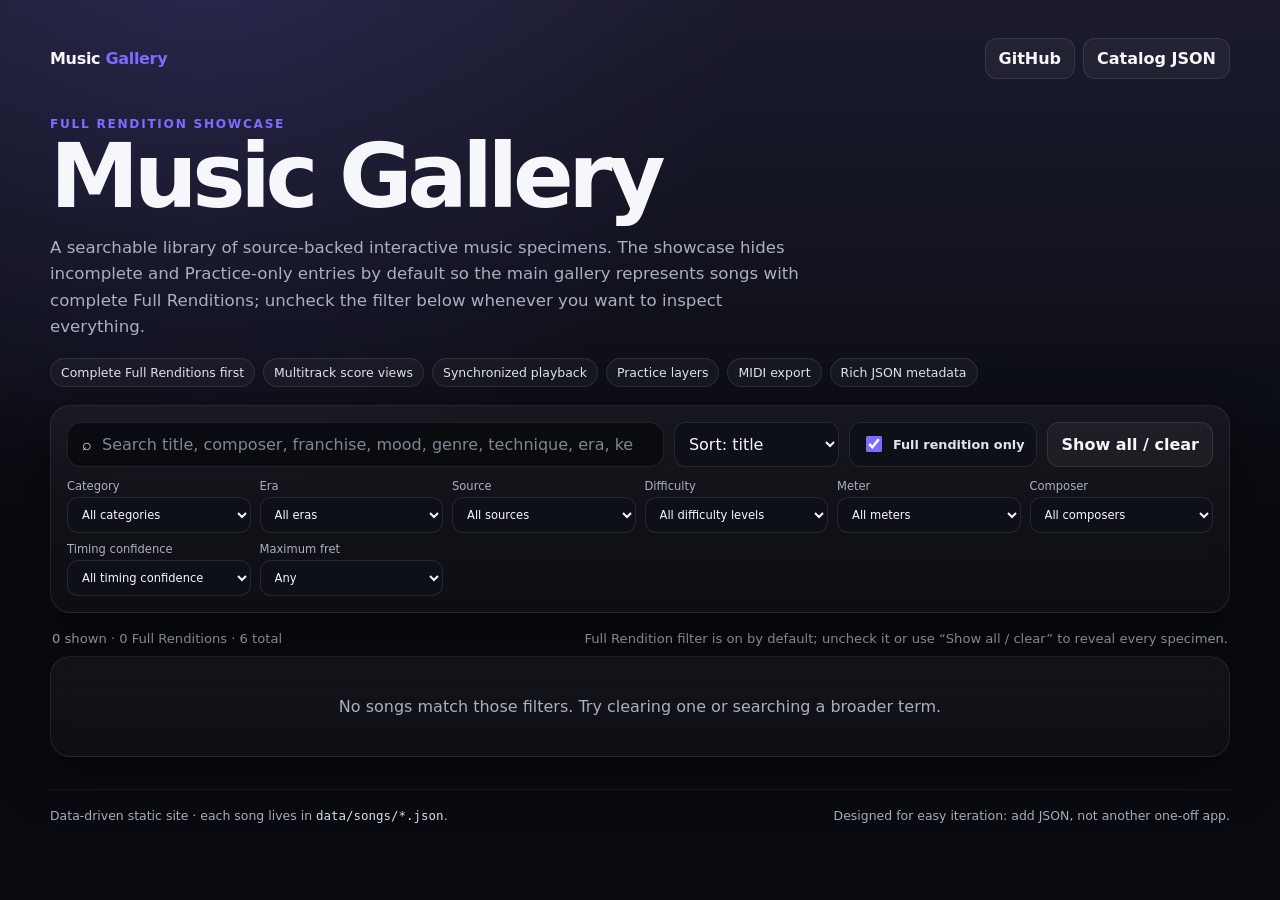
<file: index.html>
<!doctype html>
<html lang="en">
<head>
<meta charset="utf-8">
<meta name="viewport" content="width=device-width,initial-scale=1">
<meta name="description" content="Interactive source-backed music specimens with complete Full Renditions showcased by default, synchronized playback, score views, practice layers, and MIDI export.">
<title>Music Gallery — Full Rendition Showcase</title>
<link rel="stylesheet" href="./assets/css/site.css">
</head>
<body>
<main class="shell">
  <nav class="topnav">
    <a class="brand" href="./">Music <span>Gallery</span></a>
    <div class="navlinks">
      <a class="button" href="https://github.com/sguzman/music-gallery" target="_blank" rel="noreferrer">GitHub</a>
      <a class="button" href="./data/catalog.json" target="_blank">Catalog JSON</a>
    </div>
  </nav>

  <header class="hero">
    <div class="eyebrow">Full rendition showcase</div>
    <h1>Music Gallery</h1>
    <p class="lede">A searchable library of source-backed interactive music specimens. The showcase hides incomplete and Practice-only entries by default so the main gallery represents songs with complete Full Renditions; uncheck the filter below whenever you want to inspect everything.</p>
    <div class="badges">
      <span class="badge">Complete Full Renditions first</span>
      <span class="badge">Multitrack score views</span>
      <span class="badge">Synchronized playback</span>
      <span class="badge">Practice layers</span>
      <span class="badge">MIDI export</span>
      <span class="badge">Rich JSON metadata</span>
    </div>
  </header>

  <section class="card catalog-tools">
    <div class="searchrow">
      <label class="searchbox" aria-label="Search songs">
        <span>⌕</span>
        <input id="q" type="search" placeholder="Search title, composer, franchise, mood, genre, technique, era, key…">
      </label>
      <select id="sort" aria-label="Sort">
        <option value="title">Sort: title</option>
        <option value="composer">Sort: composer</option>
        <option value="difficulty">Sort: easiest</option>
        <option value="tempo">Sort: tempo</option>
        <option value="maxFret">Sort: max fret</option>
      </select>
      <label class="showcase-toggle" title="Hide Practice-only and incomplete specimens">
        <input id="fullOnly" type="checkbox" checked>
        <span>Full rendition only</span>
      </label>
      <button id="clear" type="button">Show all / clear</button>
    </div>

    <div class="filters">
      <div class="filter"><label>Category<select id="category"></select></label></div>
      <div class="filter"><label>Era<select id="era"></select></label></div>
      <div class="filter"><label>Source<select id="sourceMedium"></select></label></div>
      <div class="filter"><label>Difficulty<select id="difficulty"></select></label></div>
      <div class="filter"><label>Meter<select id="meter"></select></label></div>
      <div class="filter"><label>Composer<select id="composer"></select></label></div>
      <div class="filter"><label>Timing confidence<select id="timingConfidence"></select></label></div>
      <div class="filter"><label>Maximum fret<select id="maxFret"><option value="">Any</option><option value="3">≤ 3</option><option value="5">≤ 5</option><option value="8">≤ 8</option><option value="10">≤ 10</option></select></label></div>
    </div>
  </section>

  <div class="resultbar"><span id="resultCount">Loading…</span><span>Full Rendition filter is on by default; uncheck it or use “Show all / clear” to reveal every specimen.</span></div>
  <section id="songGrid" class="song-grid" aria-live="polite"></section>

  <footer class="footer">
    <span>Data-driven static site · each song lives in <code>data/songs/*.json</code>.</span>
    <span>Designed for easy iteration: add JSON, not another one-off app.</span>
  </footer>
</main>
<script type="module" src="./assets/js/catalog.js"></script>
</body>
</html>
</file>
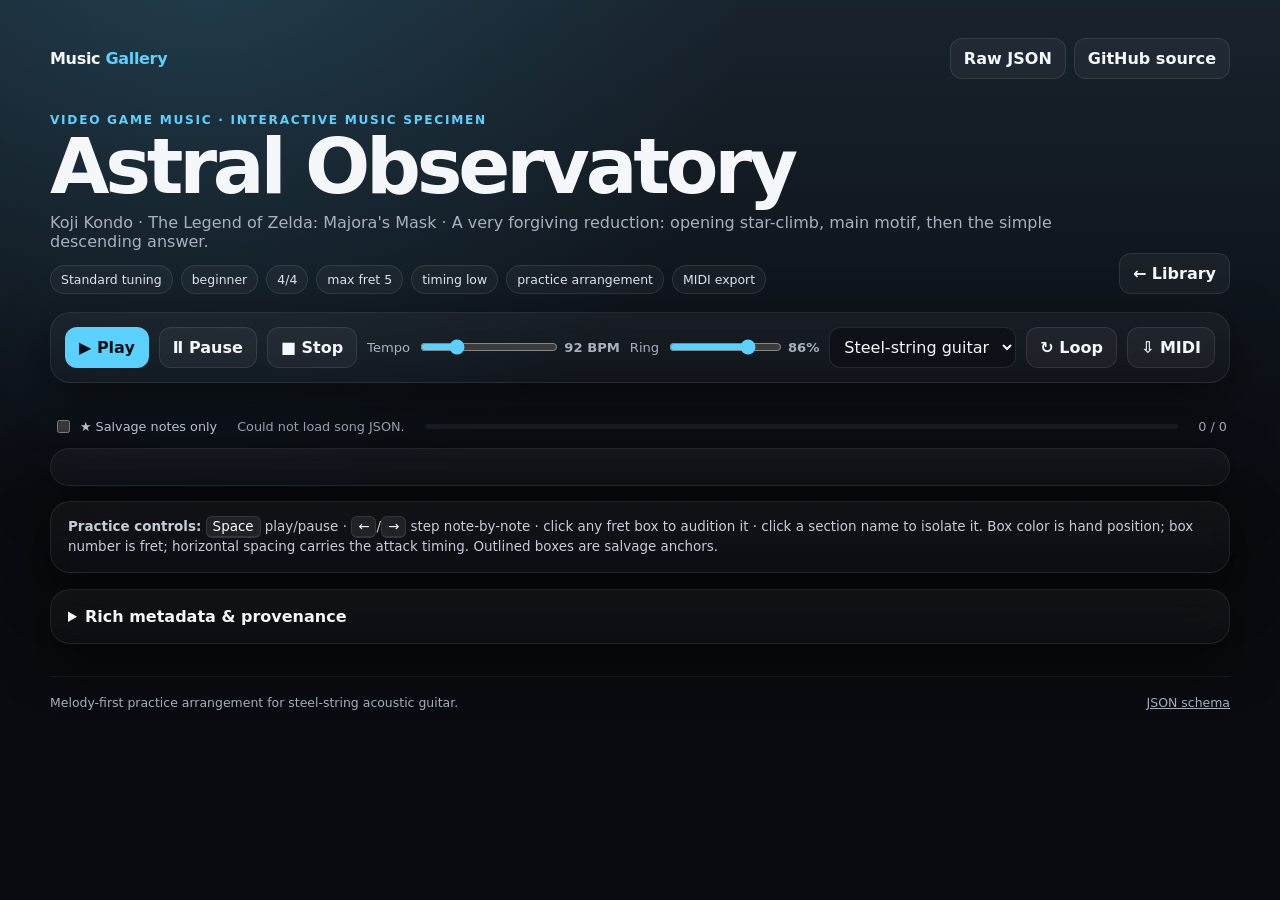
<file: songs/astral-observatory/index.html>
<!doctype html>
<html lang="en">
<head>
<meta charset="utf-8">
<meta name="viewport" content="width=device-width,initial-scale=1">
<meta name="description" content="A very forgiving reduction: opening star-climb, main motif, then the simple descending answer.">
<meta property="og:title" content="Astral Observatory">
<meta property="og:description" content="A very forgiving reduction: opening star-climb, main motif, then the simple descending answer.">
<meta property="og:type" content="music.song">
<title>Astral Observatory — Music Gallery</title>
<link rel="stylesheet" href="../../assets/css/site.css">
<script type="application/ld+json">
{
  "@context": "https://schema.org",
  "@type": "MusicComposition",
  "name": "Astral Observatory",
  "composer": {
    "@type": "Person",
    "name": "Koji Kondo"
  },
  "musicCompositionForm": "video game music",
  "isPartOf": "The Legend of Zelda: Majora's Mask",
  "description": "A very forgiving reduction: opening star-climb, main motif, then the simple descending answer."
}
</script>
</head>
<body data-song="astral-observatory" data-root="../..">
<main class="shell">
  <nav class="topnav">
    <a class="brand" href="../../">Music <span>Gallery</span></a>
    <div class="navlinks">
      <a id="jsonLink" class="button" target="_blank">Raw JSON</a>
      <a id="repoLink" class="button" target="_blank" rel="noreferrer">GitHub source</a>
    </div>
  </nav>

  <header class="song-hero">
    <div>
      <div id="eyebrow" class="eyebrow"></div>
      <h1 id="title">Astral Observatory</h1>
      <div id="subtitle" class="song-sub">Koji Kondo</div>
      <div id="badges" class="badges"></div>
    </div>
    <div class="hero-actions">
      <a class="button" href="../../">← Library</a>
    </div>
  </header>

  <section class="card controls">
    <button id="play" class="primary">▶ Play</button>
    <button id="pause">Ⅱ Pause</button>
    <button id="stop">■ Stop</button>
    <label class="range">Tempo <input id="tempo" type="range"><b id="tempoOut">—</b></label>
    <label class="range">Ring <input id="gate" type="range" min="35" max="105" value="86"><b id="gateOut">86%</b></label>
    <select id="instrument" aria-label="Instrument"></select>
    <button id="loop">↻ Loop</button>
    <button id="midi">⇩ MIDI</button>
  </section>

  <div id="sectionButtons" class="section-buttons"></div>

  <div class="statusline">
    <label class="toggle-control"><input id="salvage" type="checkbox"> ★ Salvage notes only</label>
    <span id="status">Loading…</span>
    <div class="progress"><div id="progress"></div></div>
    <span id="counter">0 / 0</span>
  </div>

  <section id="tabs" class="card tab-wrap"></section>

  <div class="card help">
    <b>Practice controls:</b> <kbd>Space</kbd> play/pause · <kbd>←</kbd>/<kbd>→</kbd> step note-by-note · click any fret box to audition it · click a section name to isolate it.
    Box color is hand position; box number is fret; horizontal spacing carries the attack timing. Outlined boxes are salvage anchors.
  </div>

  <details class="card metadata">
    <summary>Rich metadata & provenance</summary>
    <div id="metaGrid" class="meta-grid"></div>
    <p id="qualityNote" class="muted small"></p>
    <ul id="sourceList" class="source-list"></ul>
  </details>

  <footer class="footer">
    <span>Melody-first practice arrangement for steel-string acoustic guitar.</span>
    <span><a href="../../data/song.schema.json" target="_blank">JSON schema</a></span>
  </footer>
</main>
<script type="module" src="../../assets/js/song-page.js"></script>
</body>
</html>
</file>
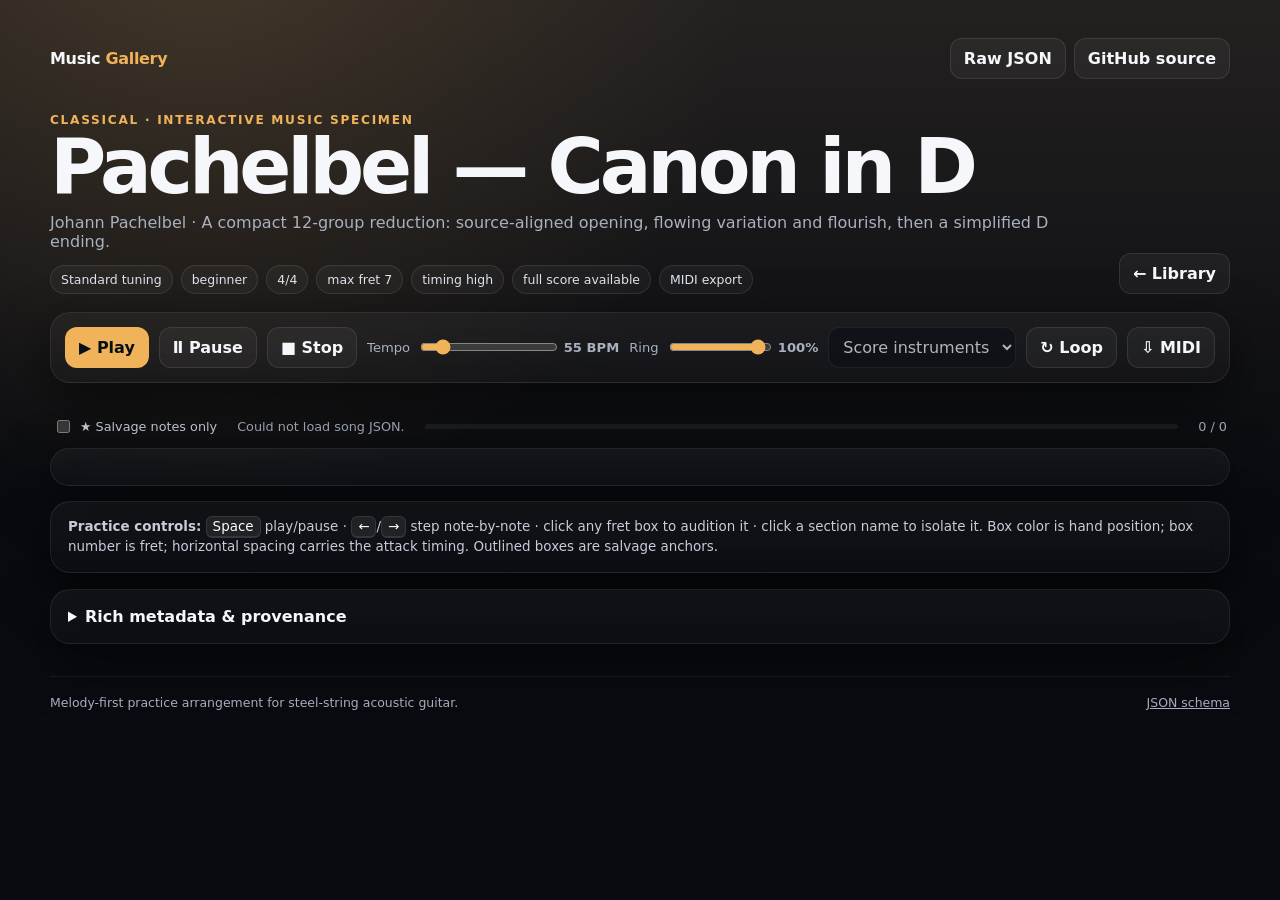
<file: songs/canon-in-d/index.html>
<!doctype html>
<html lang="en">
<head>
<meta charset="utf-8">
<meta name="viewport" content="width=device-width,initial-scale=1">
<meta name="description" content="A short 12-bar reduction: signature opening, flowing variation, one faster flourish, then a clean D ending.">
<meta property="og:title" content="Pachelbel — Canon in D">
<meta property="og:description" content="A short 12-bar reduction: signature opening, flowing variation, one faster flourish, then a clean D ending.">
<meta property="og:type" content="music.song">
<title>Pachelbel — Canon in D — Music Gallery</title>
<link rel="stylesheet" href="../../assets/css/site.css">
<script type="application/ld+json">
{
  "@context": "https://schema.org",
  "@type": "MusicComposition",
  "name": "Canon and Gigue in D major, P. 37 — Canon",
  "composer": {
    "@type": "Person",
    "name": "Johann Pachelbel"
  },
  "musicCompositionForm": "classical",
  "musicalKey": "D major",
  "description": "A short 12-bar reduction: signature opening, flowing variation, one faster flourish, then a clean D ending."
}
</script>
</head>
<body data-song="canon-in-d" data-root="../..">
<main class="shell">
  <nav class="topnav">
    <a class="brand" href="../../">Music <span>Gallery</span></a>
    <div class="navlinks">
      <a id="jsonLink" class="button" target="_blank">Raw JSON</a>
      <a id="repoLink" class="button" target="_blank" rel="noreferrer">GitHub source</a>
    </div>
  </nav>

  <header class="song-hero">
    <div>
      <div id="eyebrow" class="eyebrow"></div>
      <h1 id="title">Pachelbel — Canon in D</h1>
      <div id="subtitle" class="song-sub">Johann Pachelbel</div>
      <div id="badges" class="badges"></div>
    </div>
    <div class="hero-actions">
      <a class="button" href="../../">← Library</a>
    </div>
  </header>

  <section class="card controls">
    <button id="play" class="primary">▶ Play</button>
    <button id="pause">Ⅱ Pause</button>
    <button id="stop">■ Stop</button>
    <label class="range">Tempo <input id="tempo" type="range"><b id="tempoOut">—</b></label>
    <label class="range">Ring <input id="gate" type="range" min="35" max="105" value="86"><b id="gateOut">86%</b></label>
    <select id="instrument" aria-label="Instrument"></select>
    <button id="loop">↻ Loop</button>
    <button id="midi">⇩ MIDI</button>
  </section>

  <div id="sectionButtons" class="section-buttons"></div>

  <div class="statusline">
    <label class="toggle-control"><input id="salvage" type="checkbox"> ★ Salvage notes only</label>
    <span id="status">Loading…</span>
    <div class="progress"><div id="progress"></div></div>
    <span id="counter">0 / 0</span>
  </div>

  <section id="tabs" class="card tab-wrap"></section>

  <div class="card help">
    <b>Practice controls:</b> <kbd>Space</kbd> play/pause · <kbd>←</kbd>/<kbd>→</kbd> step note-by-note · click any fret box to audition it · click a section name to isolate it.
    Box color is hand position; box number is fret; horizontal spacing carries the attack timing. Outlined boxes are salvage anchors.
  </div>

  <details class="card metadata">
    <summary>Rich metadata & provenance</summary>
    <div id="metaGrid" class="meta-grid"></div>
    <p id="qualityNote" class="muted small"></p>
    <ul id="sourceList" class="source-list"></ul>
  </details>

  <footer class="footer">
    <span>Melody-first practice arrangement for steel-string acoustic guitar.</span>
    <span><a href="../../data/song.schema.json" target="_blank">JSON schema</a></span>
  </footer>
</main>
<script type="module" src="../../assets/js/song-page.js"></script>
</body>
</html>
</file>
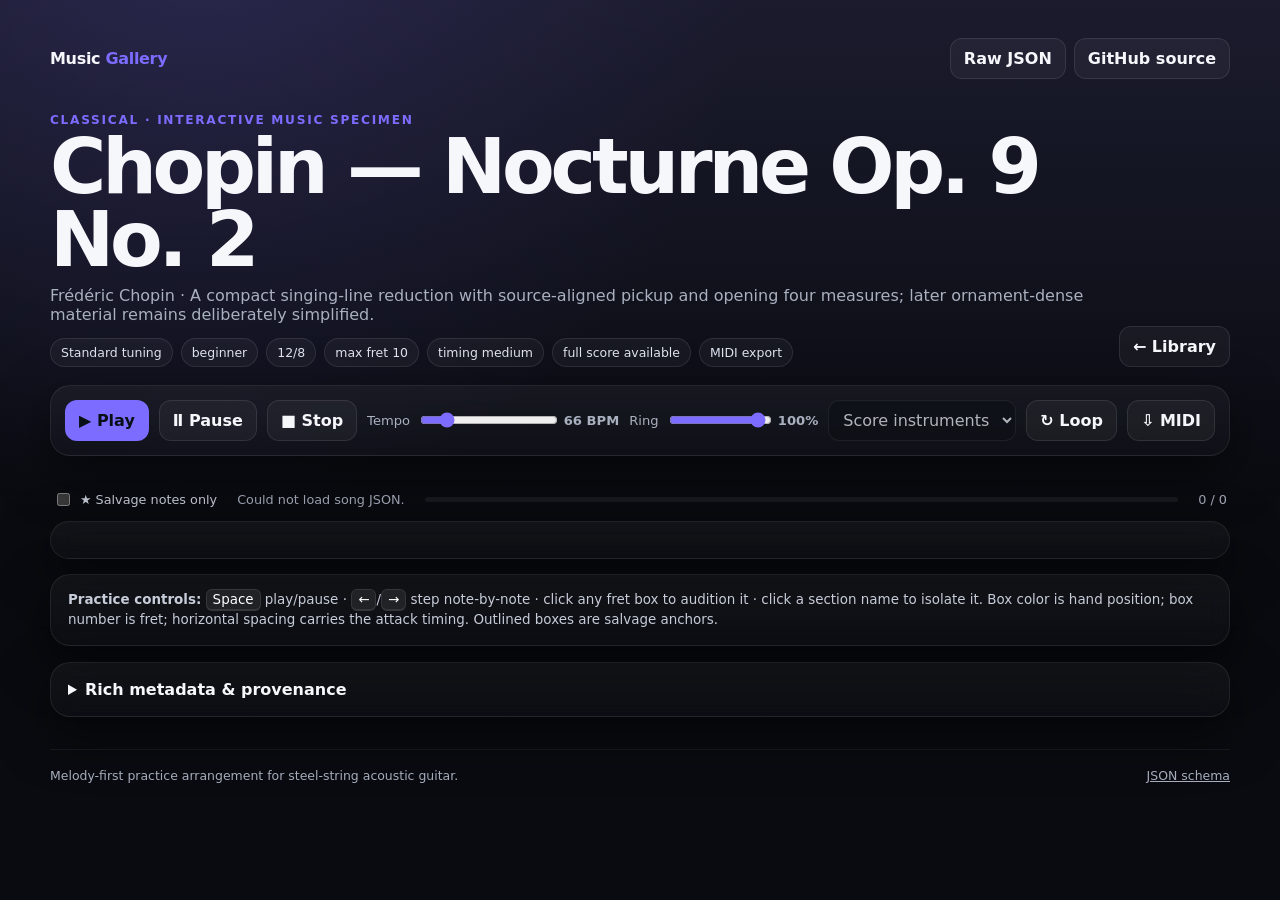
<file: songs/chopin-nocturne/index.html>
<!doctype html>
<html lang="en">
<head>
<meta charset="utf-8">
<meta name="viewport" content="width=device-width,initial-scale=1">
<meta name="description" content="A compact singing-line reduction of the famous nocturne, keeping the opening melody and characteristic high turn.">
<meta property="og:title" content="Chopin — Nocturne Op. 9 No. 2">
<meta property="og:description" content="A compact singing-line reduction of the famous nocturne, keeping the opening melody and characteristic high turn.">
<meta property="og:type" content="music.song">
<title>Chopin — Nocturne Op. 9 No. 2 — Music Gallery</title>
<link rel="stylesheet" href="../../assets/css/site.css">
<script type="application/ld+json">
{
  "@context": "https://schema.org",
  "@type": "MusicComposition",
  "name": "Nocturne in E-flat major, Op. 9 No. 2",
  "composer": {
    "@type": "Person",
    "name": "Frédéric Chopin"
  },
  "musicCompositionForm": "classical",
  "musicalKey": "E-flat major",
  "description": "A compact singing-line reduction of the famous nocturne, keeping the opening melody and characteristic high turn."
}
</script>
</head>
<body data-song="chopin-nocturne" data-root="../..">
<main class="shell">
  <nav class="topnav">
    <a class="brand" href="../../">Music <span>Gallery</span></a>
    <div class="navlinks">
      <a id="jsonLink" class="button" target="_blank">Raw JSON</a>
      <a id="repoLink" class="button" target="_blank" rel="noreferrer">GitHub source</a>
    </div>
  </nav>

  <header class="song-hero">
    <div>
      <div id="eyebrow" class="eyebrow"></div>
      <h1 id="title">Chopin — Nocturne Op. 9 No. 2</h1>
      <div id="subtitle" class="song-sub">Frédéric Chopin</div>
      <div id="badges" class="badges"></div>
    </div>
    <div class="hero-actions">
      <a class="button" href="../../">← Library</a>
    </div>
  </header>

  <section class="card controls">
    <button id="play" class="primary">▶ Play</button>
    <button id="pause">Ⅱ Pause</button>
    <button id="stop">■ Stop</button>
    <label class="range">Tempo <input id="tempo" type="range"><b id="tempoOut">—</b></label>
    <label class="range">Ring <input id="gate" type="range" min="35" max="105" value="86"><b id="gateOut">86%</b></label>
    <select id="instrument" aria-label="Instrument"></select>
    <button id="loop">↻ Loop</button>
    <button id="midi">⇩ MIDI</button>
  </section>

  <div id="sectionButtons" class="section-buttons"></div>

  <div class="statusline">
    <label class="toggle-control"><input id="salvage" type="checkbox"> ★ Salvage notes only</label>
    <span id="status">Loading…</span>
    <div class="progress"><div id="progress"></div></div>
    <span id="counter">0 / 0</span>
  </div>

  <section id="tabs" class="card tab-wrap"></section>

  <div class="card help">
    <b>Practice controls:</b> <kbd>Space</kbd> play/pause · <kbd>←</kbd>/<kbd>→</kbd> step note-by-note · click any fret box to audition it · click a section name to isolate it.
    Box color is hand position; box number is fret; horizontal spacing carries the attack timing. Outlined boxes are salvage anchors.
  </div>

  <details class="card metadata">
    <summary>Rich metadata & provenance</summary>
    <div id="metaGrid" class="meta-grid"></div>
    <p id="qualityNote" class="muted small"></p>
    <ul id="sourceList" class="source-list"></ul>
  </details>

  <footer class="footer">
    <span>Melody-first practice arrangement for steel-string acoustic guitar.</span>
    <span><a href="../../data/song.schema.json" target="_blank">JSON schema</a></span>
  </footer>
</main>
<script type="module" src="../../assets/js/song-page.js"></script>
</body>
</html>
</file>
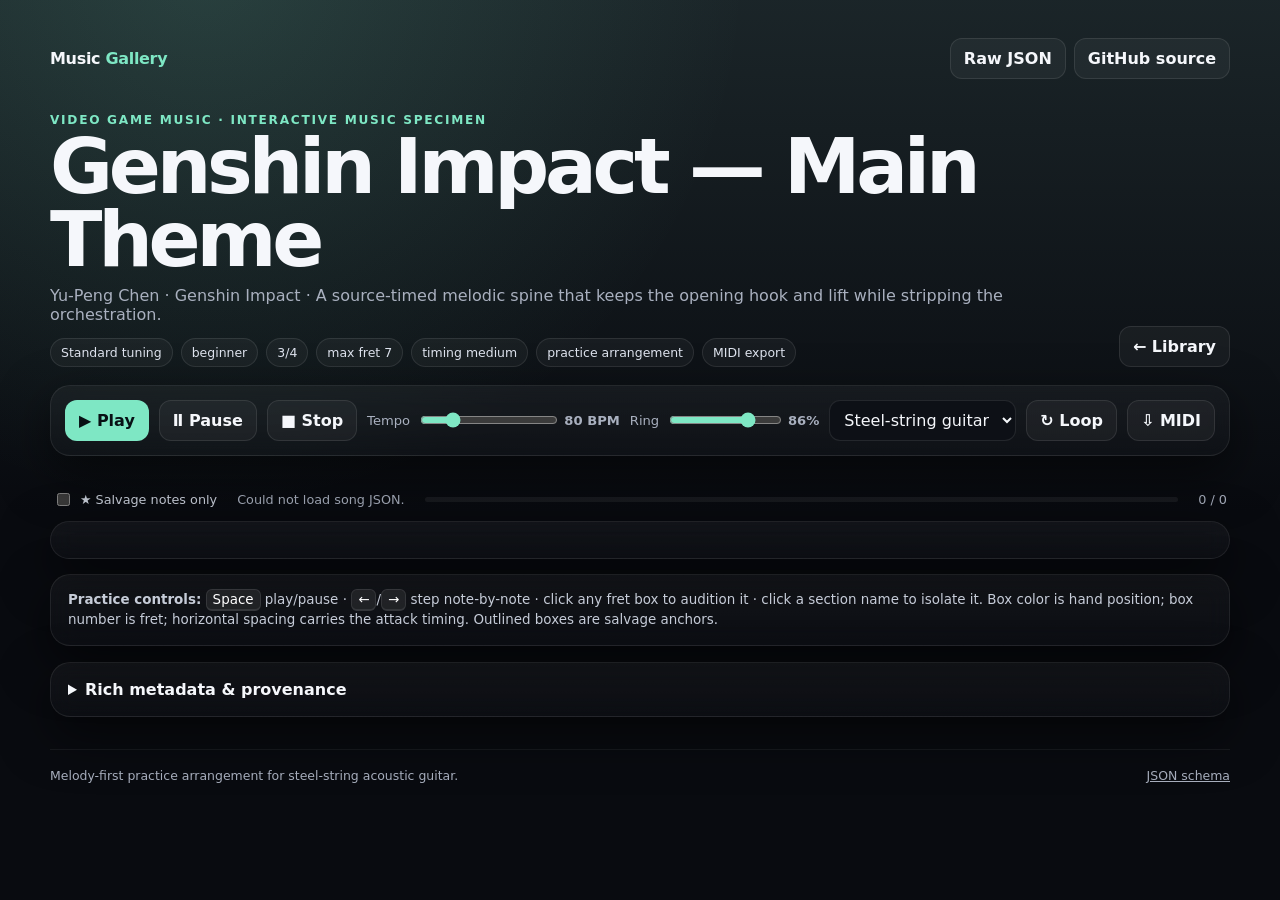
<file: songs/genshin-main-theme/index.html>
<!doctype html>
<html lang="en">
<head>
<meta charset="utf-8">
<meta name="viewport" content="width=device-width,initial-scale=1">
<meta name="description" content="A source-timed melodic spine that keeps the opening hook and lift while stripping the orchestration.">
<meta property="og:title" content="Genshin Impact — Main Theme">
<meta property="og:description" content="A source-timed melodic spine that keeps the opening hook and lift while stripping the orchestration.">
<meta property="og:type" content="music.song">
<title>Genshin Impact — Main Theme — Music Gallery</title>
<link rel="stylesheet" href="../../assets/css/site.css">
<script type="application/ld+json">
{
  "@context": "https://schema.org",
  "@type": "MusicComposition",
  "name": "Genshin Impact Main Theme",
  "composer": {
    "@type": "Person",
    "name": "Yu-Peng Chen"
  },
  "musicCompositionForm": "video game music",
  "isPartOf": "Genshin Impact",
  "description": "A source-timed melodic spine that keeps the opening hook and lift while stripping the orchestration."
}
</script>
</head>
<body data-song="genshin-main-theme" data-root="../..">
<main class="shell">
  <nav class="topnav">
    <a class="brand" href="../../">Music <span>Gallery</span></a>
    <div class="navlinks">
      <a id="jsonLink" class="button" target="_blank">Raw JSON</a>
      <a id="repoLink" class="button" target="_blank" rel="noreferrer">GitHub source</a>
    </div>
  </nav>

  <header class="song-hero">
    <div>
      <div id="eyebrow" class="eyebrow"></div>
      <h1 id="title">Genshin Impact — Main Theme</h1>
      <div id="subtitle" class="song-sub">Yu-Peng Chen</div>
      <div id="badges" class="badges"></div>
    </div>
    <div class="hero-actions">
      <a class="button" href="../../">← Library</a>
    </div>
  </header>

  <section class="card controls">
    <button id="play" class="primary">▶ Play</button>
    <button id="pause">Ⅱ Pause</button>
    <button id="stop">■ Stop</button>
    <label class="range">Tempo <input id="tempo" type="range"><b id="tempoOut">—</b></label>
    <label class="range">Ring <input id="gate" type="range" min="35" max="105" value="86"><b id="gateOut">86%</b></label>
    <select id="instrument" aria-label="Instrument"></select>
    <button id="loop">↻ Loop</button>
    <button id="midi">⇩ MIDI</button>
  </section>

  <div id="sectionButtons" class="section-buttons"></div>

  <div class="statusline">
    <label class="toggle-control"><input id="salvage" type="checkbox"> ★ Salvage notes only</label>
    <span id="status">Loading…</span>
    <div class="progress"><div id="progress"></div></div>
    <span id="counter">0 / 0</span>
  </div>

  <section id="tabs" class="card tab-wrap"></section>

  <div class="card help">
    <b>Practice controls:</b> <kbd>Space</kbd> play/pause · <kbd>←</kbd>/<kbd>→</kbd> step note-by-note · click any fret box to audition it · click a section name to isolate it.
    Box color is hand position; box number is fret; horizontal spacing carries the attack timing. Outlined boxes are salvage anchors.
  </div>

  <details class="card metadata">
    <summary>Rich metadata & provenance</summary>
    <div id="metaGrid" class="meta-grid"></div>
    <p id="qualityNote" class="muted small"></p>
    <ul id="sourceList" class="source-list"></ul>
  </details>

  <footer class="footer">
    <span>Melody-first practice arrangement for steel-string acoustic guitar.</span>
    <span><a href="../../data/song.schema.json" target="_blank">JSON schema</a></span>
  </footer>
</main>
<script type="module" src="../../assets/js/song-page.js"></script>
</body>
</html>
</file>
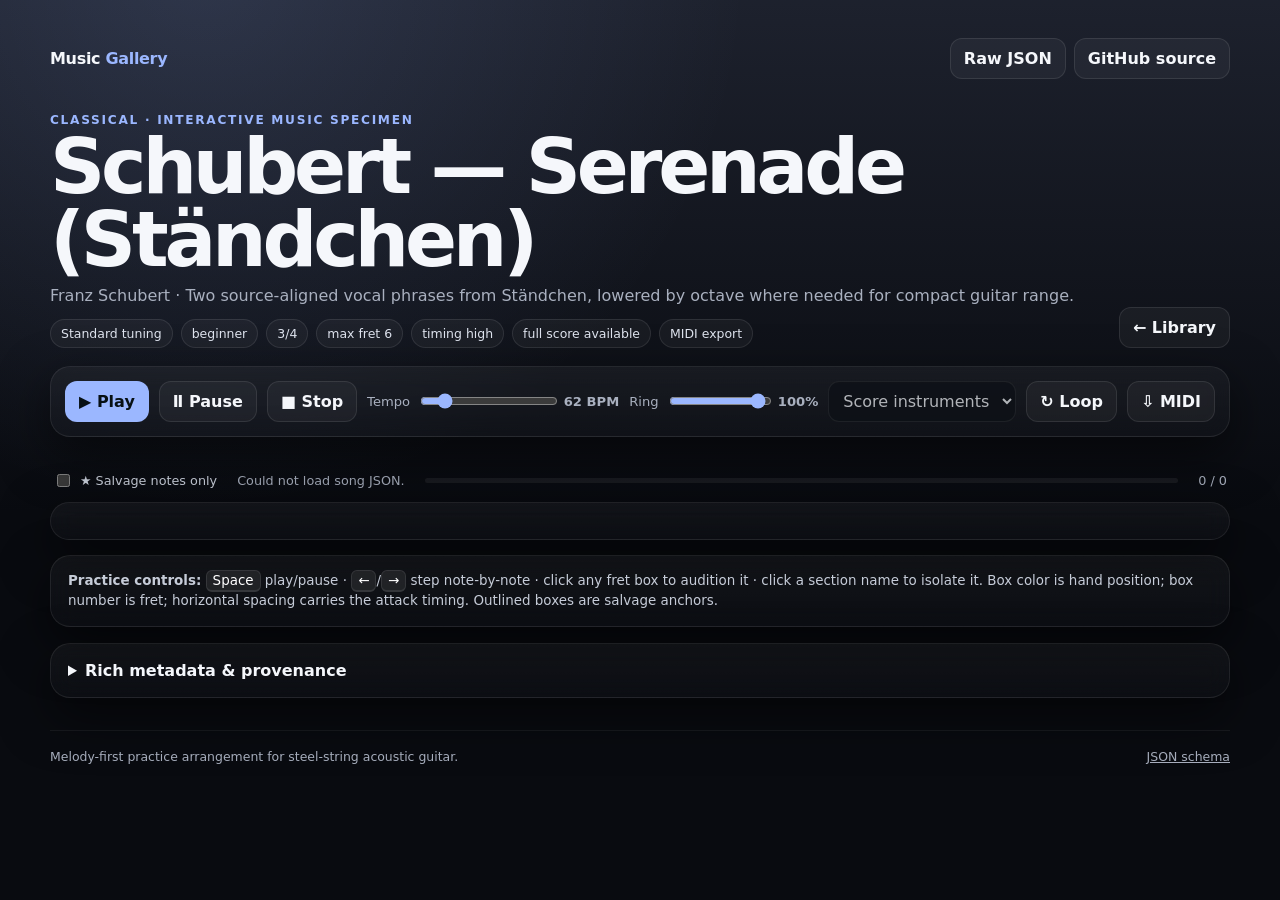
<file: songs/schubert-serenade/index.html>
<!doctype html>
<html lang="en">
<head>
<meta charset="utf-8">
<meta name="viewport" content="width=device-width,initial-scale=1">
<meta name="description" content="A short singing-line version retaining the opening triplets, long arrivals, and higher answering phrase.">
<meta property="og:title" content="Schubert — Serenade (Ständchen)">
<meta property="og:description" content="A short singing-line version retaining the opening triplets, long arrivals, and higher answering phrase.">
<meta property="og:type" content="music.song">
<title>Schubert — Serenade (Ständchen) — Music Gallery</title>
<link rel="stylesheet" href="../../assets/css/site.css">
<script type="application/ld+json">
{
  "@context": "https://schema.org",
  "@type": "MusicComposition",
  "name": "Ständchen, D.957 No. 4",
  "composer": {
    "@type": "Person",
    "name": "Franz Schubert"
  },
  "musicCompositionForm": "classical",
  "musicalKey": "D minor",
  "description": "A short singing-line version retaining the opening triplets, long arrivals, and higher answering phrase."
}
</script>
</head>
<body data-song="schubert-serenade" data-root="../..">
<main class="shell">
  <nav class="topnav">
    <a class="brand" href="../../">Music <span>Gallery</span></a>
    <div class="navlinks">
      <a id="jsonLink" class="button" target="_blank">Raw JSON</a>
      <a id="repoLink" class="button" target="_blank" rel="noreferrer">GitHub source</a>
    </div>
  </nav>

  <header class="song-hero">
    <div>
      <div id="eyebrow" class="eyebrow"></div>
      <h1 id="title">Schubert — Serenade (Ständchen)</h1>
      <div id="subtitle" class="song-sub">Franz Schubert</div>
      <div id="badges" class="badges"></div>
    </div>
    <div class="hero-actions">
      <a class="button" href="../../">← Library</a>
    </div>
  </header>

  <section class="card controls">
    <button id="play" class="primary">▶ Play</button>
    <button id="pause">Ⅱ Pause</button>
    <button id="stop">■ Stop</button>
    <label class="range">Tempo <input id="tempo" type="range"><b id="tempoOut">—</b></label>
    <label class="range">Ring <input id="gate" type="range" min="35" max="105" value="86"><b id="gateOut">86%</b></label>
    <select id="instrument" aria-label="Instrument"></select>
    <button id="loop">↻ Loop</button>
    <button id="midi">⇩ MIDI</button>
  </section>

  <div id="sectionButtons" class="section-buttons"></div>

  <div class="statusline">
    <label class="toggle-control"><input id="salvage" type="checkbox"> ★ Salvage notes only</label>
    <span id="status">Loading…</span>
    <div class="progress"><div id="progress"></div></div>
    <span id="counter">0 / 0</span>
  </div>

  <section id="tabs" class="card tab-wrap"></section>

  <div class="card help">
    <b>Practice controls:</b> <kbd>Space</kbd> play/pause · <kbd>←</kbd>/<kbd>→</kbd> step note-by-note · click any fret box to audition it · click a section name to isolate it.
    Box color is hand position; box number is fret; horizontal spacing carries the attack timing. Outlined boxes are salvage anchors.
  </div>

  <details class="card metadata">
    <summary>Rich metadata & provenance</summary>
    <div id="metaGrid" class="meta-grid"></div>
    <p id="qualityNote" class="muted small"></p>
    <ul id="sourceList" class="source-list"></ul>
  </details>

  <footer class="footer">
    <span>Melody-first practice arrangement for steel-string acoustic guitar.</span>
    <span><a href="../../data/song.schema.json" target="_blank">JSON schema</a></span>
  </footer>
</main>
<script type="module" src="../../assets/js/song-page.js"></script>
</body>
</html>
</file>
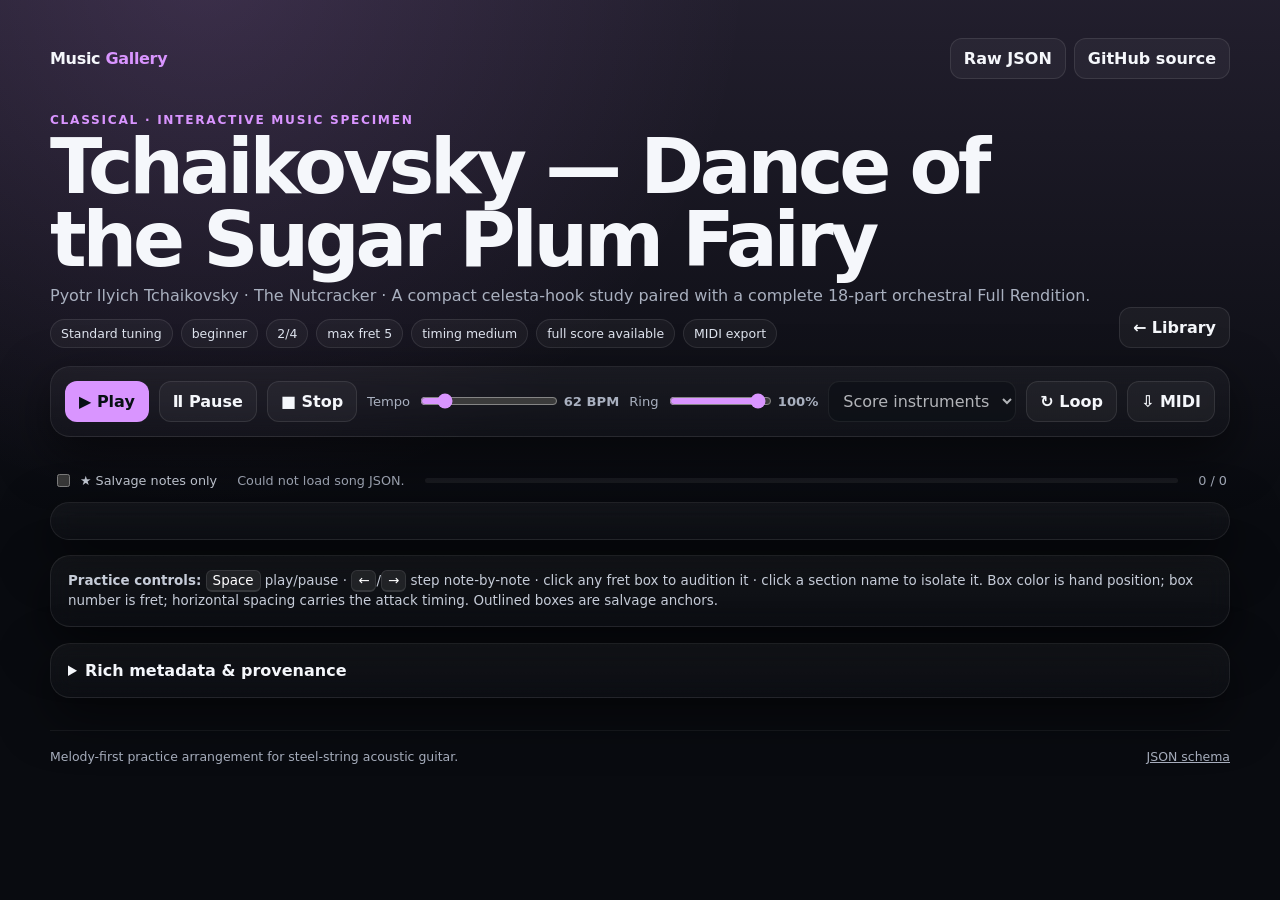
<file: songs/sugar-plum-fairy/index.html>
<!doctype html>
<html lang="en">
<head>
<meta charset="utf-8">
<meta name="viewport" content="width=device-width,initial-scale=1">
<meta name="description" content="A compact eerie hook, chromatic answer, higher response, and shortened ending.">
<meta property="og:title" content="Tchaikovsky — Dance of the Sugar Plum Fairy">
<meta property="og:description" content="A compact eerie hook, chromatic answer, higher response, and shortened ending.">
<meta property="og:type" content="music.song">
<title>Tchaikovsky — Dance of the Sugar Plum Fairy — Music Gallery</title>
<link rel="stylesheet" href="../../assets/css/site.css">
<script type="application/ld+json">
{
  "@context": "https://schema.org",
  "@type": "MusicComposition",
  "name": "Dance of the Sugar Plum Fairy",
  "composer": {
    "@type": "Person",
    "name": "Pyotr Ilyich Tchaikovsky"
  },
  "musicCompositionForm": "classical",
  "isPartOf": "The Nutcracker",
  "description": "A compact eerie hook, chromatic answer, higher response, and shortened ending."
}
</script>
</head>
<body data-song="sugar-plum-fairy" data-root="../..">
<main class="shell">
  <nav class="topnav">
    <a class="brand" href="../../">Music <span>Gallery</span></a>
    <div class="navlinks">
      <a id="jsonLink" class="button" target="_blank">Raw JSON</a>
      <a id="repoLink" class="button" target="_blank" rel="noreferrer">GitHub source</a>
    </div>
  </nav>

  <header class="song-hero">
    <div>
      <div id="eyebrow" class="eyebrow"></div>
      <h1 id="title">Tchaikovsky — Dance of the Sugar Plum Fairy</h1>
      <div id="subtitle" class="song-sub">Pyotr Ilyich Tchaikovsky</div>
      <div id="badges" class="badges"></div>
    </div>
    <div class="hero-actions">
      <a class="button" href="../../">← Library</a>
    </div>
  </header>

  <section class="card controls">
    <button id="play" class="primary">▶ Play</button>
    <button id="pause">Ⅱ Pause</button>
    <button id="stop">■ Stop</button>
    <label class="range">Tempo <input id="tempo" type="range"><b id="tempoOut">—</b></label>
    <label class="range">Ring <input id="gate" type="range" min="35" max="105" value="86"><b id="gateOut">86%</b></label>
    <select id="instrument" aria-label="Instrument"></select>
    <button id="loop">↻ Loop</button>
    <button id="midi">⇩ MIDI</button>
  </section>

  <div id="sectionButtons" class="section-buttons"></div>

  <div class="statusline">
    <label class="toggle-control"><input id="salvage" type="checkbox"> ★ Salvage notes only</label>
    <span id="status">Loading…</span>
    <div class="progress"><div id="progress"></div></div>
    <span id="counter">0 / 0</span>
  </div>

  <section id="tabs" class="card tab-wrap"></section>

  <div class="card help">
    <b>Practice controls:</b> <kbd>Space</kbd> play/pause · <kbd>←</kbd>/<kbd>→</kbd> step note-by-note · click any fret box to audition it · click a section name to isolate it.
    Box color is hand position; box number is fret; horizontal spacing carries the attack timing. Outlined boxes are salvage anchors.
  </div>

  <details class="card metadata">
    <summary>Rich metadata & provenance</summary>
    <div id="metaGrid" class="meta-grid"></div>
    <p id="qualityNote" class="muted small"></p>
    <ul id="sourceList" class="source-list"></ul>
  </details>

  <footer class="footer">
    <span>Melody-first practice arrangement for steel-string acoustic guitar.</span>
    <span><a href="../../data/song.schema.json" target="_blank">JSON schema</a></span>
  </footer>
</main>
<script type="module" src="../../assets/js/song-page.js"></script>
</body>
</html>
</file>
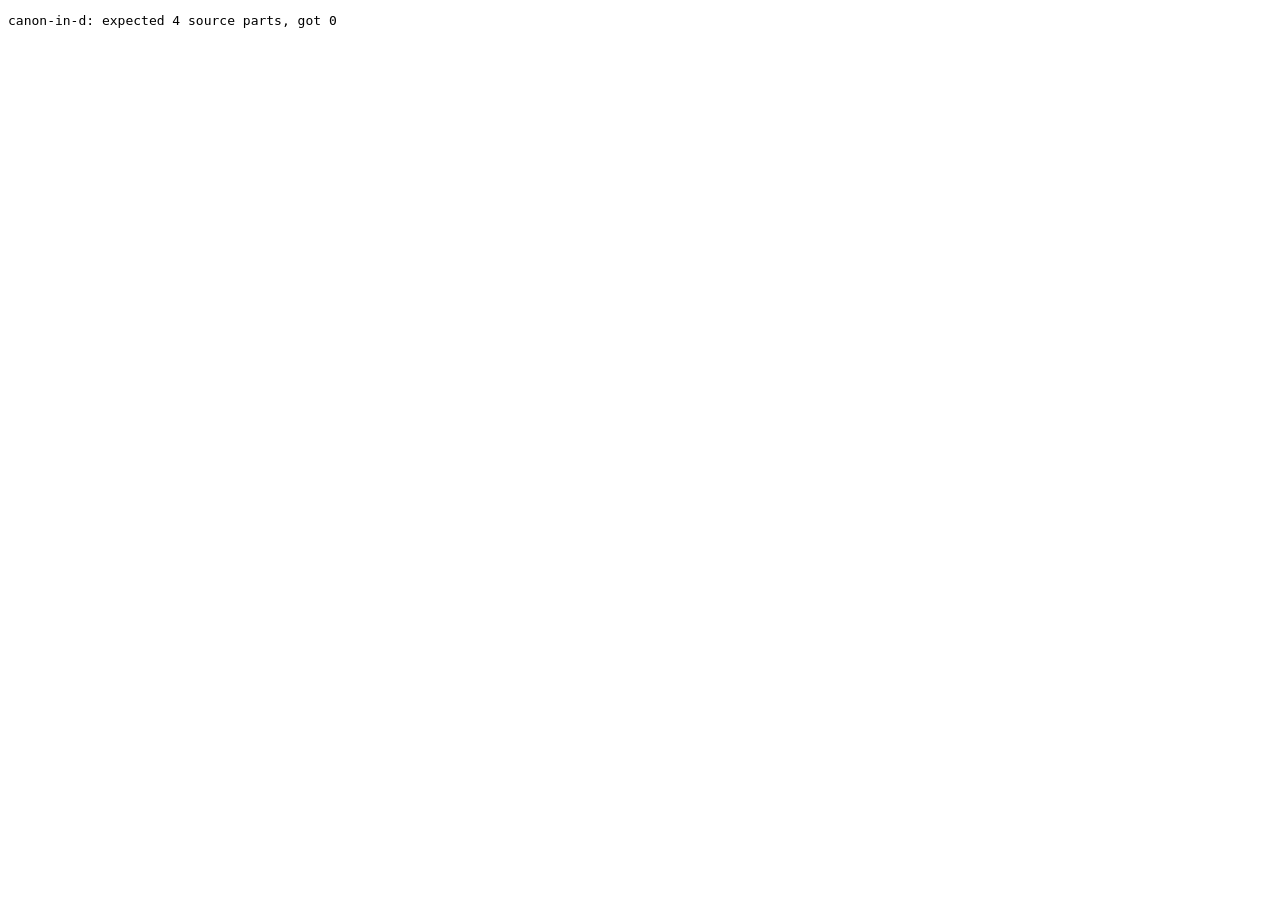
<file: scripts/ensemble-midi-smoke.html>
<!doctype html>
<meta charset="utf-8">
<title>Ensemble MIDI smoke</title>
<pre id="result" data-status="running">running</pre>
<script type="module">
import {buildEnsembleMidi} from "../assets/js/ensemble-midi.js";

const result=document.querySelector("#result");
const fail=message=>{result.dataset.status="fail";result.textContent=message;throw new Error(message);};

function inspect(song,expectedNames){
  const parts=(song.parts||[]).filter(part=>part.sourceDerived);
  if(parts.length!==expectedNames.length)fail(`${song.slug}: expected ${expectedNames.length} source parts, got ${parts.length}`);
  const bytes=buildEnsembleMidi(parts,{
    bpm:song.playbackGroups?.ensemble?.tempoBpm||song.musical.defaultBpm,
    unitsPerQuarter:song.musical.unitsPerQuarter||1,
    instrumentFor:part=>part.defaultInstrument
  });
  const text=new TextDecoder("latin1").decode(bytes);
  const trackCount=(text.match(/MTrk/g)||[]).length;
  const format=(bytes[8]<<8)|bytes[9];
  const declaredTracks=(bytes[10]<<8)|bytes[11];
  const ppq=(bytes[12]<<8)|bytes[13];
  for(const name of expectedNames){if(!text.includes(name))fail(`${song.slug}: missing MIDI track name ${name}`);}
  if(format!==1)fail(`${song.slug}: expected format 1, got ${format}`);
  const expectedTracks=expectedNames.length+1;
  if(trackCount!==expectedTracks||declaredTracks!==expectedTracks)fail(`${song.slug}: expected ${expectedTracks} tracks, got physical=${trackCount} declared=${declaredTracks}`);
  if(ppq!==480)fail(`${song.slug}: expected PPQ 480, got ${ppq}`);
  return {format,trackCount,ppq};
}

try{
  const [canon,sugar]=await Promise.all([
    fetch("../data/songs/canon-in-d.json").then(r=>r.json()),
    fetch("../data/songs/sugar-plum-fairy.json").then(r=>r.json())
  ]);
  const canonMidi=inspect(canon,["Violin I","Violin II","Violin III","Violoncello"]);
  const sugarMidi=inspect(sugar,["Violin I","Violin II","Celesta"]);
  result.dataset.status="pass";
  result.dataset.format=String(canonMidi.format);
  result.dataset.canonTracks=String(canonMidi.trackCount);
  result.dataset.sugarTracks=String(sugarMidi.trackCount);
  result.dataset.ppq=String(canonMidi.ppq);
  result.textContent=`pass · format 1 · Canon ${canonMidi.trackCount} tracks · Sugar Plum ${sugarMidi.trackCount} tracks · PPQ ${canonMidi.ppq}`;
}catch(error){if(result.dataset.status!=="fail"){result.dataset.status="fail";result.textContent=String(error);}}
</script>
</file>
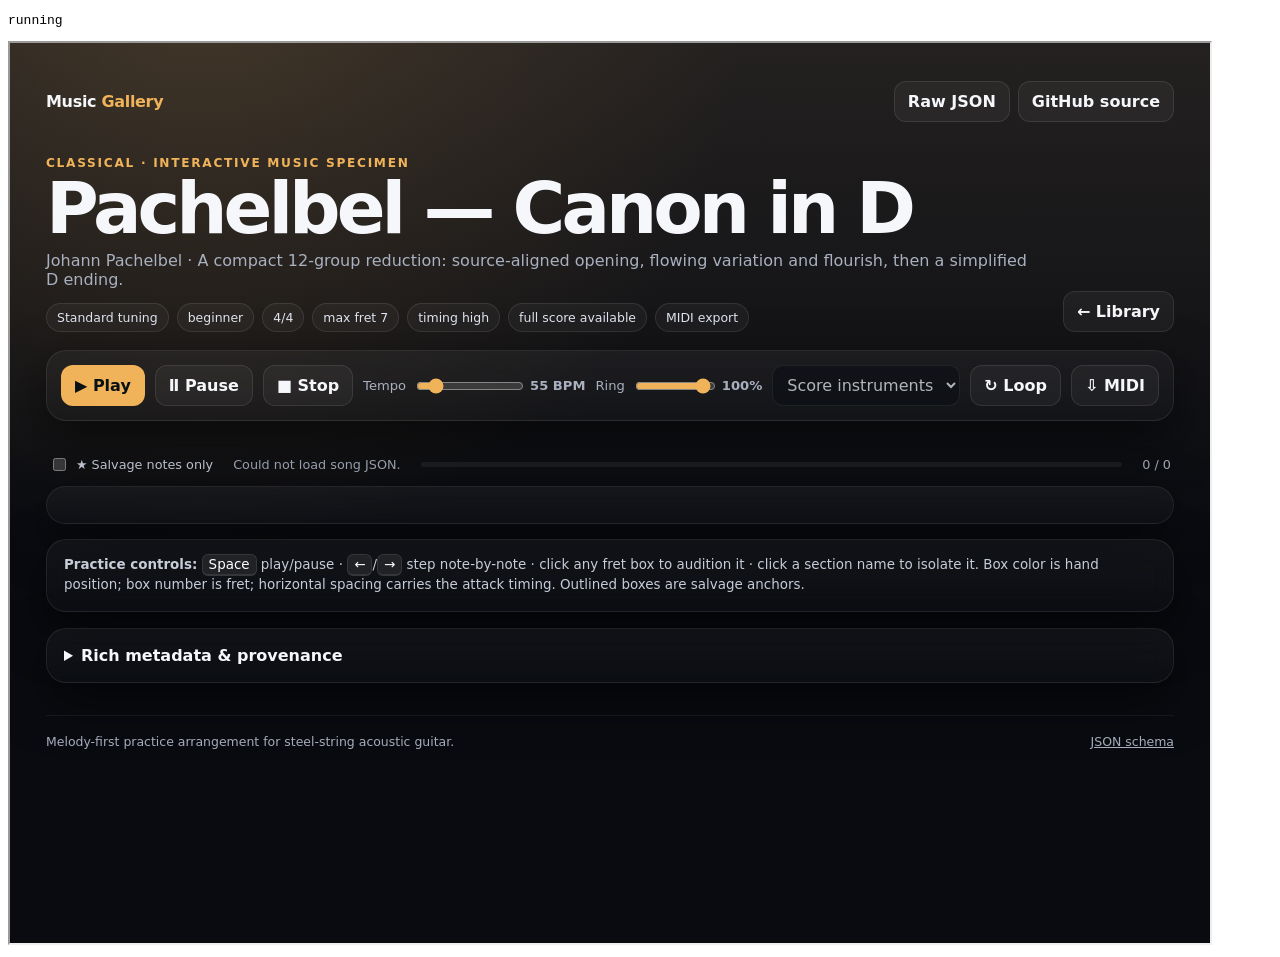
<file: scripts/player-interaction-smoke.html>
<!doctype html>
<meta charset="utf-8">
<title>Player interaction smoke</title>
<pre id="result" data-status="running">running</pre>
<iframe id="song" src="../songs/canon-in-d/" style="width:1200px;height:900px"></iframe>
<script type="module">
const result=document.querySelector("#result");
const frame=document.querySelector("#song");
const delay=ms=>new Promise(resolve=>setTimeout(resolve,ms));
const waitFor=async(test,label,timeout=5000)=>{
  const start=performance.now();
  while(performance.now()-start<timeout){const value=test();if(value)return value;await delay(25);}
  throw new Error(`timeout waiting for ${label}`);
};
const assert=(condition,message)=>{if(!condition)throw new Error(message);};
try{
  await new Promise((resolve,reject)=>{frame.onload=resolve;setTimeout(()=>reject(new Error("iframe load timeout")),5000);});
  const doc=frame.contentDocument;
  await waitFor(()=>doc.querySelector("#ensembleTimeline"),"ensemble timeline");
  await waitFor(()=>doc.querySelector("#status")?.textContent!=="Loading…","player init");
  assert(doc.querySelectorAll(".ensemble-track").length===4,"expected four source timeline lanes");
  assert(doc.querySelector("#tempo").value==="72","practice tempo should initialize at 72");

  const practiceInstrument=doc.querySelector("#instrument");
  practiceInstrument.value="piano";
  practiceInstrument.dispatchEvent(new Event("change",{bubbles:true}));
  await waitFor(()=>doc.querySelector("#ensembleTimeline")&&doc.querySelectorAll(".ensemble-track").length===4,"timeline remount after orchestration rerender");

  doc.querySelector("#playAllParts").click();
  await waitFor(()=>doc.querySelector("#status")?.textContent.startsWith("Playing ·"),"source playback");
  assert(doc.querySelector("#tempo").value==="55","source playback should swap to source tempo 55");
  assert(doc.querySelector("#ensembleTempo").value==="55","source tempo control should show 55");

  const mute=doc.querySelector('[data-part-enabled="violin-1"]');
  mute.checked=false;
  mute.dispatchEvent(new Event("change",{bubbles:true}));
  await delay(120);
  assert(doc.querySelector('.ensemble-track[data-part="violin-1"]').classList.contains("muted"),"muting Violin I should dim its timeline lane");

  const violin2=doc.querySelector('[data-part-inst="violin-2"]');
  violin2.value="flute";
  violin2.dispatchEvent(new Event("change",{bubbles:true}));
  await delay(120);
  assert(violin2.value==="flute","Violin II instrument reassignment did not stick");

  const ensembleTempo=doc.querySelector("#ensembleTempo");
  ensembleTempo.value="60";
  ensembleTempo.dispatchEvent(new Event("input",{bubbles:true}));
  await delay(120);
  assert(doc.querySelector("#tempo").value==="60","source tempo change did not propagate to the playback clock");

  doc.querySelector("#pause").click();
  await delay(60);
  assert(!doc.querySelector("#status").textContent.startsWith("Playing ·"),"pause did not stop source playback state");

  doc.querySelector("#play").click();
  await waitFor(()=>doc.querySelector("#status")?.textContent.startsWith("Playing ·"),"practice playback");
  assert(doc.querySelector("#tempo").value==="72","switching back to practice should restore practice tempo 72");
  assert(doc.querySelector("#ensemblePlayhead").style.left==="0%","practice playback should clear the source playhead");
  doc.querySelector("#stop").click();

  result.dataset.status="pass";
  result.dataset.tracks=String(doc.querySelectorAll(".ensemble-track").length);
  result.dataset.sourceTempo="60";
  result.dataset.practiceTempo="72";
  result.textContent="pass · timeline persistence · mode switching · mute · reassignment · independent tempos";
}catch(error){
  result.dataset.status="fail";
  result.textContent=String(error?.stack||error);
}
</script>
</file>
<file: assets/css/site.css>
:root{
  --bg:#090b10;--panel:#11141b;--panel2:#151923;--text:#f5f7fb;--muted:#a9b0bf;
  --line:#58607155;--border:#ffffff14;--card:#ffffff08;--card2:#ffffff0d;
  --shadow:0 18px 50px #0008;--accent:#7c6cff;--accent-rgb:124,108,255;
  --low:#4765ff;--mid:#1fa874;--upper:#ad6ce7;--high:#e0704f;--open:#d8dee9;
}
*{box-sizing:border-box}
html{background:var(--bg);color-scheme:dark}
body{margin:0;min-height:100vh;background:
 radial-gradient(circle at 16% -4%,color-mix(in srgb,var(--accent) 14%,transparent),transparent 34rem),
 linear-gradient(180deg,color-mix(in srgb,var(--accent) 8%,#12141b),var(--bg) 32rem);
 color:var(--text);font-family:Inter,ui-sans-serif,system-ui,-apple-system,Segoe UI,Roboto,sans-serif}
a{color:inherit}
button,input,select{font:inherit}
button,.button{
 appearance:none;border:1px solid #ffffff18;background:#ffffff0b;color:var(--text);border-radius:12px;
 padding:10px 13px;font-weight:750;cursor:pointer;transition:.16s transform,.16s background,.16s border-color,.16s opacity;
 text-decoration:none;display:inline-flex;align-items:center;justify-content:center;gap:.35rem
}
button:hover,.button:hover{transform:translateY(-1px);background:#ffffff14;border-color:#ffffff30}
button.primary{background:var(--accent);color:#071014;border-color:transparent}
button.active{box-shadow:0 0 0 2px var(--accent) inset;background:#ffffff12}
button:disabled{opacity:.45;cursor:not-allowed;transform:none}
.shell{width:min(1180px,94vw);margin:0 auto;padding:28px 0 72px}
.card{background:linear-gradient(180deg,#ffffff0b,#ffffff05);border:1px solid var(--border);border-radius:20px;box-shadow:var(--shadow);backdrop-filter:blur(12px)}
.eyebrow{font-size:.76rem;letter-spacing:.14em;text-transform:uppercase;color:var(--accent);font-weight:850}
.hero{padding:38px 0 18px}
.hero h1{font-size:clamp(2.5rem,7vw,5.8rem);line-height:.92;margin:.28rem 0 .7rem;letter-spacing:-.06em}
.hero .lede{max-width:760px;color:var(--muted);font-size:1.04rem;line-height:1.6}
.badges{display:flex;gap:8px;flex-wrap:wrap;margin-top:14px}
.badge{border:1px solid #ffffff18;background:#ffffff0a;border-radius:999px;padding:6px 10px;color:#dfe4ef;font-size:.78rem}
.muted{color:var(--muted)}
.small{font-size:.82rem}
.topnav{display:flex;align-items:center;justify-content:space-between;gap:16px;padding-top:10px}
.brand{text-decoration:none;font-weight:850;letter-spacing:-.02em}
.brand span{color:var(--accent)}
.navlinks{display:flex;gap:8px;align-items:center}
.catalog-tools{display:grid;gap:12px;padding:16px;position:sticky;top:8px;z-index:20}
.searchrow{display:grid;grid-template-columns:minmax(0,1fr) auto auto auto;gap:10px}
.searchbox{display:flex;align-items:center;gap:10px;border:1px solid #ffffff18;background:#080a0ecf;border-radius:14px;padding:0 14px}
.searchbox input{width:100%;border:0;outline:0;background:transparent;color:var(--text);padding:12px 0;font-size:1rem}
.searchbox input::placeholder{color:#7f8796}
.showcase-toggle{display:inline-flex;align-items:center;gap:8px;border:1px solid #ffffff18;background:#0d1016;border-radius:12px;padding:0 12px;color:#dfe4ef;font-size:.8rem;font-weight:750;white-space:nowrap;cursor:pointer}
.showcase-toggle input{accent-color:var(--accent);width:16px;height:16px}
.filters{display:grid;grid-template-columns:repeat(6,minmax(120px,1fr));gap:9px}
.filter label{display:grid;gap:4px;color:var(--muted);font-size:.72rem}
select{
 width:100%;border:1px solid #ffffff18;background:#0d1016;color:var(--text);border-radius:11px;padding:9px 10px;outline:none
}
.resultbar{display:flex;justify-content:space-between;align-items:center;gap:12px;color:var(--muted);font-size:.82rem;margin:18px 2px 10px}
.song-grid{display:grid;grid-template-columns:repeat(2,minmax(0,1fr));gap:14px}
.song-card{
 --card-accent:var(--accent);position:relative;overflow:hidden;text-decoration:none;padding:22px;border:1px solid #ffffff14;border-radius:20px;
 background:linear-gradient(180deg,color-mix(in srgb,var(--card-accent) 11%,#ffffff08),#ffffff05);
 box-shadow:0 12px 36px #0005;transition:.16s transform,.16s border-color,.16s background
}
.song-card::after{content:"";position:absolute;width:220px;height:220px;border-radius:50%;right:-120px;top:-130px;background:color-mix(in srgb,var(--card-accent) 16%,transparent);filter:blur(12px);pointer-events:none}
.song-card:hover{transform:translateY(-2px);border-color:#ffffff2b;background:linear-gradient(180deg,color-mix(in srgb,var(--card-accent) 15%,#ffffff09),#ffffff07)}
.song-card .kicker{font-size:.72rem;text-transform:uppercase;letter-spacing:.12em;color:var(--card-accent);font-weight:850}
.song-card h2{margin:.45rem 0 .35rem;font-size:1.55rem;line-height:1.06;letter-spacing:-.035em}
.song-card .composer{color:#d6dbe6;font-size:.9rem}
.song-card p{color:var(--muted);line-height:1.48;font-size:.88rem;min-height:2.7em}
.card-stats{display:flex;gap:7px;flex-wrap:wrap;margin-top:14px}
.stat{border:1px solid #ffffff12;background:#07090db3;border-radius:999px;padding:5px 8px;color:#c8ced9;font-size:.7rem}
.card-tags{display:flex;gap:6px;flex-wrap:wrap;margin-top:12px}
.card-tags span{font-size:.69rem;color:#aab1c0}
.empty{padding:40px;text-align:center;color:var(--muted)}
.controls{padding:14px;display:grid;grid-template-columns:auto auto auto minmax(145px,1fr) minmax(130px,.75fr) auto auto auto;gap:10px;align-items:center;position:sticky;top:8px;z-index:20}
.range{display:grid;grid-template-columns:auto 1fr auto;gap:8px;align-items:center;color:var(--muted);font-size:.82rem}
input[type=range]{width:100%;accent-color:var(--accent)}
.section-buttons{display:flex;gap:8px;flex-wrap:wrap;margin:16px 0}
.section-buttons button{font-size:.8rem;padding:8px 11px}
.statusline{display:flex;justify-content:space-between;gap:20px;align-items:center;flex-wrap:wrap;color:var(--muted);font-size:.8rem;padding:2px 3px 12px}
.progress{height:5px;background:#ffffff10;border-radius:999px;overflow:hidden;flex:1;min-width:120px}
.progress>div{height:100%;width:0;background:var(--accent);transition:width .06s linear}
.song-hero{display:grid;grid-template-columns:minmax(0,1fr) auto;gap:22px;align-items:end;padding:34px 0 18px}
.song-hero h1{font-size:clamp(2.2rem,6vw,4.8rem);line-height:.95;letter-spacing:-.055em;margin:.25rem 0 .55rem}
.song-sub{color:var(--muted);font-size:1rem}
.hero-actions{display:flex;gap:8px;flex-wrap:wrap;justify-content:flex-end}
.tab-wrap{padding:18px}
.section-block{margin:0 0 28px}
.section-block:last-child{margin-bottom:0}
.section-head{display:flex;align-items:baseline;justify-content:space-between;gap:12px;margin:0 2px 9px}
.section-head h2{font-size:1rem;margin:0}
.section-head span{font-size:.74rem;color:var(--muted)}
.tab-grid{position:relative;border:1px solid #ffffff10;border-radius:16px;overflow:hidden;background:#080a0ee0;padding-top:31px;min-width:760px}
.tab-scroll{overflow-x:auto;padding-bottom:3px}
.string-labels{position:absolute;left:0;top:31px;width:34px;bottom:0;background:#ffffff05;border-right:1px solid #ffffff10;z-index:4}
.string-label{height:38px;display:flex;align-items:center;justify-content:center;font-family:ui-monospace,SFMono-Regular,Consolas,monospace;font-weight:800;color:#c8ced9}
.staff{position:relative;margin-left:34px;height:228px}
.string-line{position:absolute;left:0;right:0;height:1px;background:var(--line)}
.measure-line{position:absolute;top:0;bottom:0;width:1px;background:#ffffff1d}
.measure-label{position:absolute;top:-27px;transform:translateX(6px);font-size:.67rem;color:var(--muted);white-space:nowrap}
.beat-line{position:absolute;top:0;bottom:0;width:1px;background:#ffffff08}
.note{
 position:absolute;z-index:3;width:25px;height:25px;border-radius:7px;display:grid;place-items:center;color:#fff;font-weight:900;font-size:.76rem;
 transform:translate(-50%,-50%);box-shadow:0 5px 14px #0008,inset 0 0 0 1px #ffffff2a;transition:.1s transform,.1s filter,.1s opacity,.1s box-shadow;cursor:pointer
}
.note.low{background:var(--low)}.note.mid{background:var(--mid)}.note.upper{background:var(--upper)}.note.high{background:var(--high)}
.note.open{background:#d8dee9;color:#111621}
.note.anchor{box-shadow:0 0 0 2px #fff8,0 5px 14px #0008}
.note.live{transform:translate(-50%,-50%) scale(1.22);filter:brightness(1.25);box-shadow:0 0 0 3px #fff8,0 0 22px var(--accent)}
.note.next{box-shadow:0 0 0 2px var(--accent),0 5px 14px #0008}
.note.dimmed{opacity:.18}
.legend{display:flex;flex-wrap:wrap;gap:8px 14px;margin-top:13px;color:var(--muted);font-size:.76rem}
.legend i{display:inline-block;width:11px;height:11px;border-radius:3px;margin-right:5px;vertical-align:-1px}
.lopen{background:#d8dee9}.llow{background:var(--low)}.lmid{background:var(--mid)}.lupper{background:var(--upper)}.lhigh{background:var(--high)}
.help{margin-top:15px;padding:15px 17px;color:#c6ccd8;line-height:1.5;font-size:.84rem}
kbd{background:#ffffff12;border:1px solid #ffffff18;border-bottom-width:2px;border-radius:6px;padding:2px 6px;font:inherit;color:white}
.metadata{margin-top:16px;padding:17px}
.metadata summary{cursor:pointer;font-weight:800}
.meta-grid{display:grid;grid-template-columns:repeat(4,minmax(0,1fr));gap:10px;margin-top:14px}
.meta-item{padding:10px;border-radius:12px;background:#ffffff06;border:1px solid #ffffff0e}
.meta-item small{display:block;color:var(--muted);font-size:.68rem;margin-bottom:3px}
.meta-item b{font-size:.84rem}
.source-list{margin:14px 0 0;padding-left:18px;color:var(--muted);font-size:.8rem;line-height:1.55}
.source-list a{color:#dfe7ff}
.footer{margin-top:32px;padding-top:18px;border-top:1px solid #ffffff10;color:var(--muted);font-size:.78rem;display:flex;justify-content:space-between;gap:16px;flex-wrap:wrap}
@media(max-width:960px){
  .filters{grid-template-columns:repeat(3,minmax(0,1fr))}
  .controls{grid-template-columns:repeat(4,auto)}
  .range{grid-column:1/-1}
}
@media(max-width:720px){
  .song-grid{grid-template-columns:1fr}
  .searchrow{grid-template-columns:1fr}.filters{grid-template-columns:repeat(2,minmax(0,1fr))}
  .catalog-tools{position:static}
  .song-hero{grid-template-columns:1fr}.hero-actions{justify-content:flex-start}
  .controls{position:static;grid-template-columns:repeat(3,1fr)}
  .controls button,.controls .button{padding:9px 7px;font-size:.78rem}
  .meta-grid{grid-template-columns:repeat(2,minmax(0,1fr))}
  .shell{width:96vw;padding-top:12px}
}
@media(max-width:480px){
  .filters{grid-template-columns:1fr 1fr}.hero h1{font-size:3rem}.meta-grid{grid-template-columns:1fr}
}

.toggle-control{display:inline-flex;align-items:center;gap:7px;color:#cfd5e1;font-size:.8rem;white-space:nowrap}
.toggle-control input{accent-color:var(--accent)}
code{font-family:ui-monospace,SFMono-Regular,Consolas,monospace;color:#dce3f0}

.version-switch{display:flex;align-items:center;justify-content:space-between;gap:16px;margin:16px 0 4px;padding:5px 2px}
.version-tabs{display:inline-flex;padding:4px;border:1px solid #ffffff16;background:#080a0ecf;border-radius:14px;gap:4px}
.version-tabs button{border-radius:10px;padding:8px 13px;font-size:.82rem}
.version-tabs button.active{background:var(--accent);color:#071014;box-shadow:none;border-color:transparent}
.version-switch>span{color:var(--muted);font-size:.78rem;line-height:1.4;text-align:right;max-width:650px}
.full-version-wrap{display:grid;gap:14px}
.full-score-intro{display:flex;align-items:start;justify-content:space-between;gap:20px;padding:4px 2px 8px}
.full-score-intro h2{margin:.2rem 0 .4rem;font-size:1.35rem}
.full-score-intro p{margin:0;color:var(--muted);max-width:720px;line-height:1.45;font-size:.84rem}
.full-kicker{font-size:.68rem;text-transform:uppercase;letter-spacing:.12em;color:var(--accent);font-weight:850}
.full-source{font-size:.72rem;color:var(--muted);text-align:right;line-height:1.45}
.full-source a{color:#dfe7ff}
.track-tools{display:flex;gap:8px;flex-wrap:wrap;padding-bottom:2px}
.track-tools button{font-size:.72rem;padding:7px 9px}
.full-track-block{border:1px solid #ffffff10;background:#080a0e8a;border-radius:15px;overflow:hidden}
.full-track-block.muted-track{opacity:.46}
.full-track-head{display:flex;align-items:center;gap:10px;padding:10px 12px;border-bottom:1px solid #ffffff0e}
.full-track-head input{accent-color:var(--accent)}
.full-track-head div{display:flex;align-items:baseline;gap:9px}
.full-track-head b{font-size:.86rem}
.full-track-head small{color:var(--muted);font-size:.7rem}
.full-track-scroll{overflow-x:auto;overflow-y:hidden}
.full-track-roll{position:relative;height:86px;background:repeating-linear-gradient(to bottom,#ffffff03 0,#ffffff03 20px,#ffffff07 21px);min-width:980px}
.full-measure-line{position:absolute;top:0;bottom:0;width:1px;background:#ffffff0e;pointer-events:none}
.full-measure-label{position:absolute;top:3px;transform:translateX(4px);font-size:.6rem;color:#7f8796;pointer-events:none}
.full-note{position:absolute;height:10px;min-width:2px;padding:0;border:0;border-radius:4px;background:color-mix(in srgb,var(--accent) 72%,#fff);box-shadow:0 1px 6px #0009;transform:none;z-index:2}
.full-note:hover{transform:none;filter:brightness(1.25)}
.full-note.live{height:14px;margin-top:-2px;background:#fff;box-shadow:0 0 0 2px var(--accent),0 0 16px var(--accent)}
.full-note.next{box-shadow:0 0 0 2px var(--accent)}
@media(max-width:720px){
  .version-switch{align-items:flex-start;flex-direction:column}
  .version-switch>span{text-align:left}
  .full-score-intro{flex-direction:column}
  .full-source{text-align:left}
}

.full-score-view{padding:18px;display:grid;gap:15px}
.full-score-stats{margin-top:9px;color:#cfd5e1;font-size:.74rem;font-weight:700}
.full-mixer{display:flex;gap:8px;flex-wrap:wrap;align-items:stretch;border-top:1px solid #ffffff10;border-bottom:1px solid #ffffff10;padding:12px 0}
.mixer-track{display:grid;grid-template-columns:auto auto 1fr;align-items:center;gap:7px;min-width:185px;padding:8px 10px;border:1px solid #ffffff10;border-radius:11px;background:#07090db0;opacity:.48;cursor:pointer}
.mixer-track.active{opacity:1;border-color:#ffffff24;background:#ffffff08}
.mixer-track input{accent-color:var(--accent)}
.mixer-track>span:last-child{display:grid;gap:1px}
.mixer-track b{font-size:.78rem}.mixer-track small{color:var(--muted);font-size:.63rem}
.track-swatch{width:10px;height:28px;border-radius:5px}.mixer-actions{display:flex;gap:6px;align-items:center;margin-left:auto}.mixer-actions button{font-size:.7rem;padding:7px 9px}
.score-scroll{overflow:auto;border:1px solid #ffffff10;border-radius:14px;background:#07090d;max-height:70vh}
.score-sheet{min-width:1100px}.score-row{display:grid;grid-template-columns:155px 1fr;min-height:88px;border-bottom:1px solid #ffffff10}.score-row:last-child{border-bottom:0}.score-row.muted-track .score-staff{opacity:.28}
.score-track-label{position:sticky;left:0;z-index:8;display:flex;flex-direction:column;justify-content:center;gap:2px;padding:10px 12px;background:#0e1118;border-right:1px solid #ffffff12;box-shadow:8px 0 14px #0006}
.score-track-label b{font-size:.83rem}.score-track-label span{font-size:.69rem;color:#d5dbe7}.score-track-label small{font-size:.61rem;color:var(--muted)}
.score-staff{position:relative;height:88px;overflow:hidden;background:linear-gradient(180deg,#ffffff015,#0000)}
.score-staff-line{position:absolute;left:0;right:0;height:1px;background:#74809652;pointer-events:none}.score-clef{position:absolute;left:7px;top:16px;font-size:36px;line-height:1;color:#cbd3e2aa;z-index:2;pointer-events:none}
.score-measure-line{position:absolute;top:8px;bottom:8px;width:1px;background:#ffffff13;pointer-events:none}.score-end-line{background:#ffffff35}.score-measure-label{position:absolute;top:2px;transform:translateX(4px);font-size:.55rem;color:#798292;pointer-events:none}
.score-note{position:absolute;z-index:5;height:9px;min-width:9px;padding:0;border:0;border-radius:999px;transform:translate(-50%,-50%);box-shadow:0 1px 5px #000b,0 0 0 1px #fff3}
.score-note:hover{transform:translate(-50%,-50%) scale(1.25);filter:brightness(1.35)}.score-note.live{height:13px;z-index:7;background:#fff;box-shadow:0 0 0 3px var(--accent),0 0 18px var(--accent)}.score-note.next{box-shadow:0 0 0 2px #fff9,0 0 10px var(--accent)}
.score-footer{font-size:.72rem;color:var(--muted);padding:0 2px}
.track-0{background:#8fb7ff}.track-1{background:#c2a3ff}.track-2{background:#86d6bd}.track-3{background:#e0a475}.track-4{background:#ffd37b}.track-5{background:#ef9cc8}.track-6{background:#a9d27e}.track-7{background:#8fd5e7}

.score-playhead{position:absolute;top:6px;bottom:6px;width:2px;background:#fff8;box-shadow:0 0 9px var(--accent);z-index:6;pointer-events:none;transform:translateX(-1px)}
.score-staff{cursor:crosshair}

.pending-rendition{display:grid;grid-template-columns:repeat(auto-fit,minmax(220px,1fr));gap:9px;padding:2px 0 6px}
.pending-item{display:grid;gap:4px;padding:11px 12px;border:1px solid #ffffff12;border-radius:11px;background:#080a0eb8}
.pending-item small{text-transform:uppercase;letter-spacing:.08em;color:var(--muted);font-size:.58rem}
.pending-item b{font-size:.76rem;line-height:1.45;overflow-wrap:anywhere}
</file>
